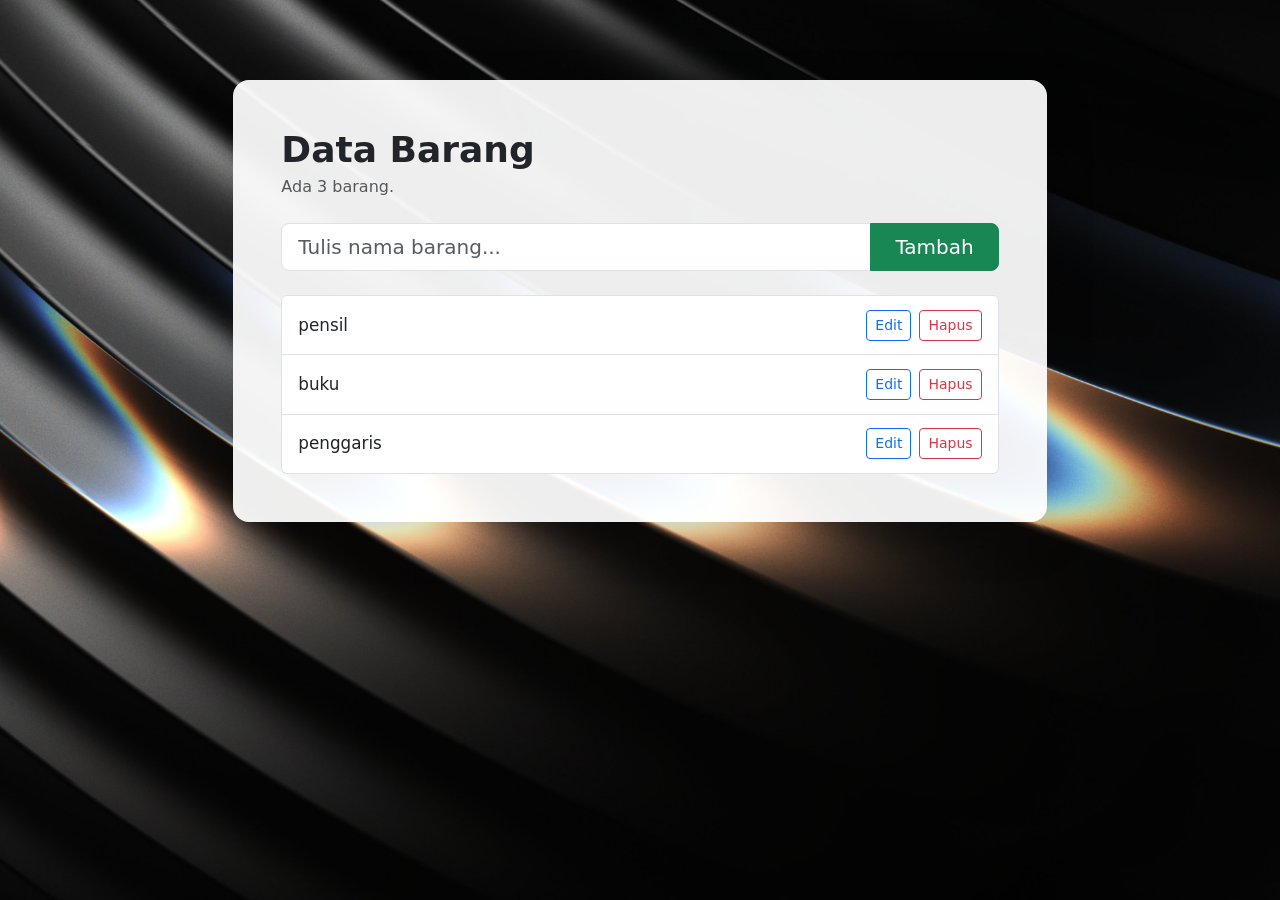
<file: apps-dom/index.html>
<!DOCTYPE html>
<html lang="id">
<head>
  <meta charset="UTF-8">
  <meta name="viewport" content="width=device-width, initial-scale=1">
  <title>Daftar Barang</title>

  <!-- Bootstrap CSS -->
  <link href="https://cdn.jsdelivr.net/npm/bootstrap@5.3.3/dist/css/bootstrap.min.css" rel="stylesheet">
  <!-- CSS -->
  <link rel="stylesheet" href="css/style.css">
</head>
<body>

  <div class="container-fluid px-3 px-md-4 py-4 py-md-5">
    <div class="row justify-content-center">
      <!-- Kolom utama -->
      <div class="col-12 col-md-10 col-lg-9 col-xl-8">

        <div class="card shadow-lg todo-card">
          <div class="card-body p-3 p-md-4 p-lg-5">
            <h1 class="fw-bold mb-1">Data Barang</h1>
            <p class="text-muted mb-4" id="ringkasan">Belum ada barang.</p>

            <!-- Form tambah barang -->
            <form id="form-tambah" class="input-group input-group-lg mb-4">
              <input type="text" id="input-barang" class="form-control"
                     placeholder="Tulis nama barang..." autocomplete="off" required>
              <button class="btn btn-success px-4" type="submit">Tambah</button>
            </form>

            <!-- Daftar barang -->
            <ul id="daftar-barang" class="list-group"></ul>

            <p id="kosong" class="text-center text-muted mt-3 mb-0">
              Daftar masih kosong. Tambahkan barang pertamamu.
            </p>
          </div>
        </div>

      </div>
    </div>
  </div>

  <!-- JavaScript -->
  <script src="js/script.js"></script>
</body>
</html>
</file>
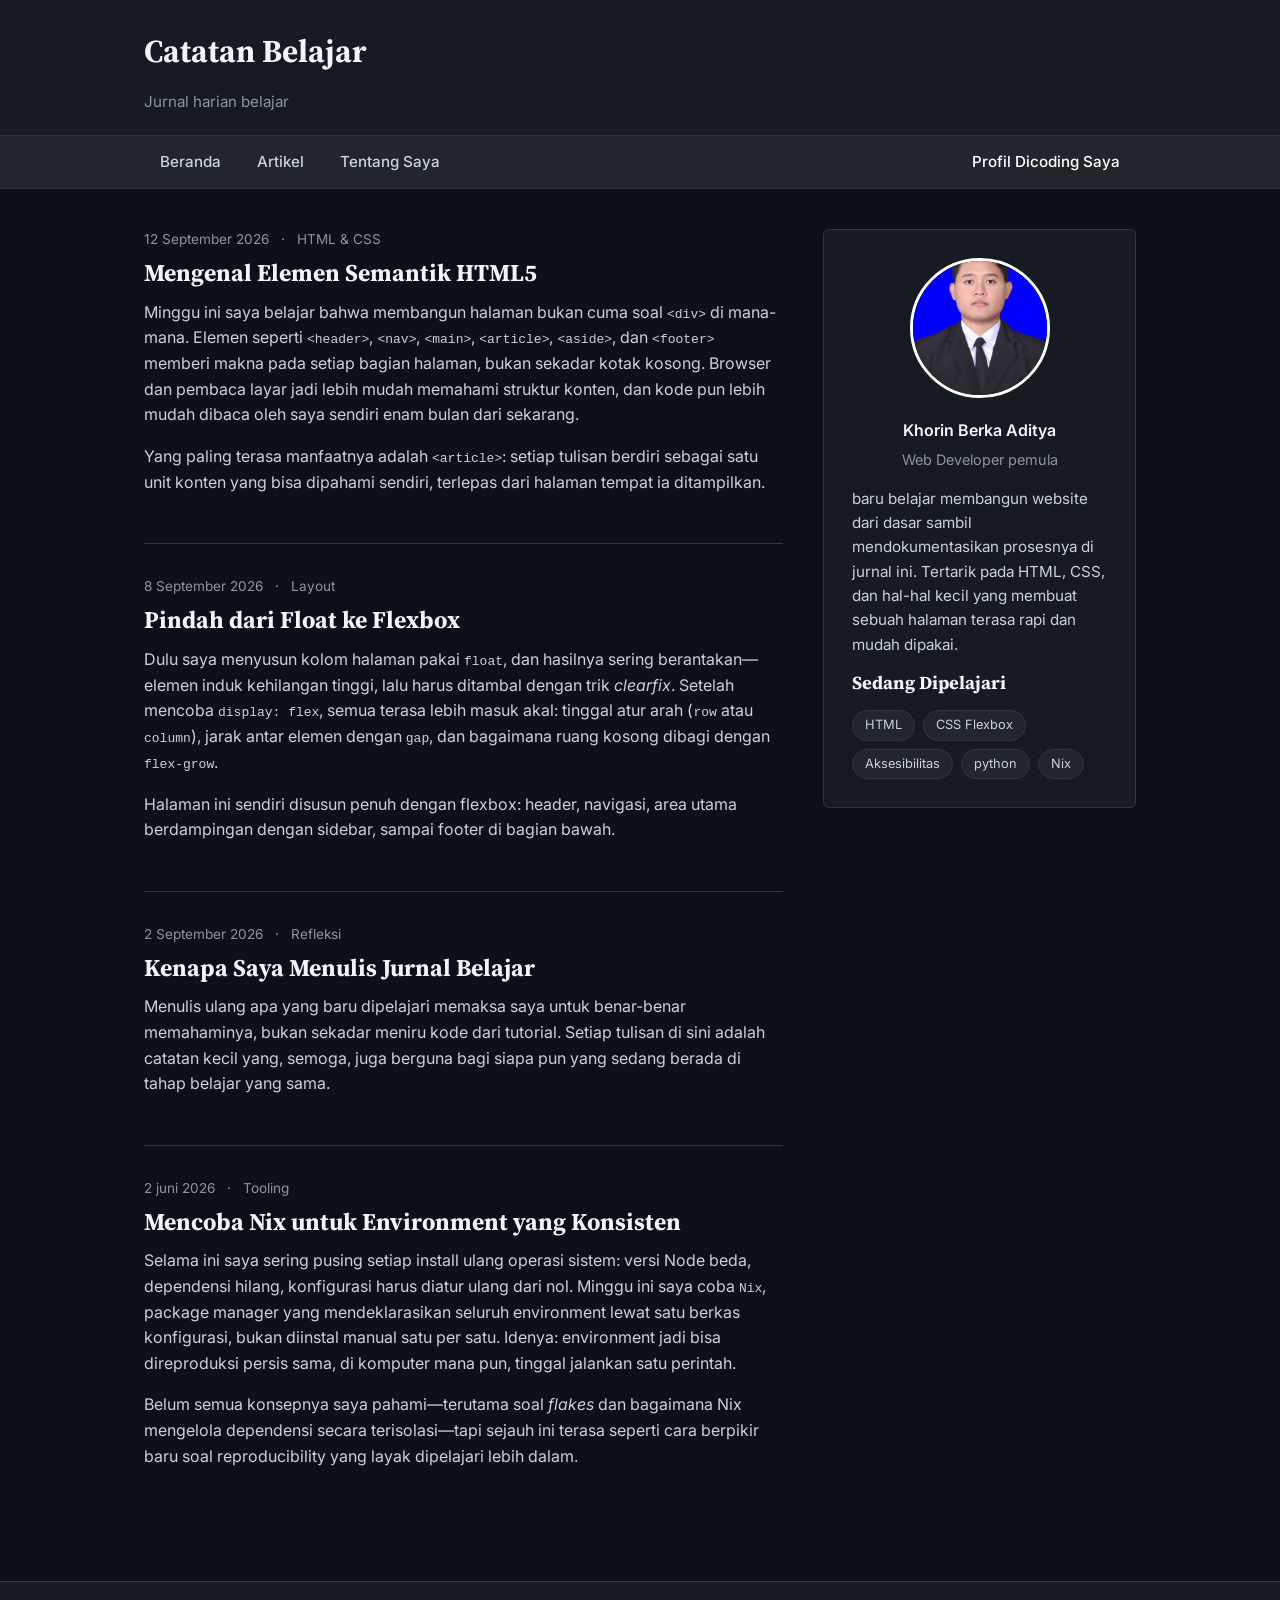
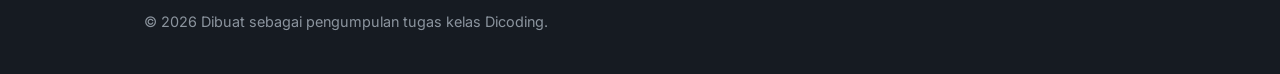
<file: tugas2/index.html>
<!DOCTYPE html>
<html lang="id">
<head>
  <meta charset="UTF-8">
  <meta name="viewport" content="width=device-width, initial-scale=1.0">
  <title>Catatan Belajar &mdash; Jurnal Membuat Website</title>
  <link rel="stylesheet" href="styles/style.css">
</head>
<body>

  <header>
    <div class="header-inner">
      <h1 class="site-title">Catatan Belajar</h1>
      <p class="site-tagline">Jurnal harian belajar</p>
    </div>

    <nav>
      <div class="wrap">
        <a href="#beranda">Beranda</a>
        <a href="#artikel">Artikel</a>
        <a href="#tentang">Tentang Saya</a>
        <a class="profil-link" href="https://www.dicoding.com/users/adit_berka68b3/academies" target="_blank" rel="noopener">
          Profil Dicoding Saya
        </a>
      </div>
    </nav>
  </header>

  <main class="page" id="beranda">

    <div id="content">

      <article>
        <div class="meta">
          <span>12 September 2026</span>
          <span>&middot;</span>
          <span>HTML &amp; CSS</span>
        </div>
        <h2><a href="#">Mengenal Elemen Semantik HTML5</a></h2>
        <p>
          Minggu ini saya belajar bahwa membangun halaman bukan cuma soal
          <code>&lt;div&gt;</code> di mana-mana. Elemen seperti
          <code>&lt;header&gt;</code>, <code>&lt;nav&gt;</code>,
          <code>&lt;main&gt;</code>, <code>&lt;article&gt;</code>,
          <code>&lt;aside&gt;</code>, dan <code>&lt;footer&gt;</code> memberi
          makna pada setiap bagian halaman, bukan sekadar kotak kosong.
          Browser dan pembaca layar jadi lebih mudah memahami struktur
          konten, dan kode pun lebih mudah dibaca oleh saya sendiri enam
          bulan dari sekarang.
        </p>
        <p>
          Yang paling terasa manfaatnya adalah <code>&lt;article&gt;</code>:
          setiap tulisan berdiri sebagai satu unit konten yang bisa dipahami
          sendiri, terlepas dari halaman tempat ia ditampilkan.
        </p>
      </article>

      <article>
        <div class="meta">
          <span>8 September 2026</span>
          <span>&middot;</span>
          <span>Layout</span>
        </div>
        <h2><a href="#">Pindah dari Float ke Flexbox</a></h2>
        <p>
          Dulu saya menyusun kolom halaman pakai <code>float</code>, dan
          hasilnya sering berantakan&mdash;elemen induk kehilangan tinggi,
          lalu harus ditambal dengan trik <em>clearfix</em>. Setelah mencoba
          <code>display: flex</code>, semua terasa lebih masuk akal:
          tinggal atur arah (<code>row</code> atau <code>column</code>),
          jarak antar elemen dengan <code>gap</code>, dan bagaimana ruang
          kosong dibagi dengan <code>flex-grow</code>.
        </p>
        <p>
          Halaman ini sendiri disusun penuh dengan flexbox: header, navigasi,
          area utama berdampingan dengan sidebar, sampai footer di bagian
          bawah.
        </p>
      </article>

      <article>
        <div class="meta">
          <span>2 September 2026</span>
          <span>&middot;</span>
          <span>Refleksi</span>
        </div>
        <h2><a href="#">Kenapa Saya Menulis Jurnal Belajar</a></h2>
        <p>
          Menulis ulang apa yang baru dipelajari memaksa saya untuk benar-benar
          memahaminya, bukan sekadar meniru kode dari tutorial. Setiap
          tulisan di sini adalah catatan kecil yang, semoga, juga berguna
          bagi siapa pun yang sedang berada di tahap belajar yang sama.
        </p>
      </article>

      <article>
        <div class="meta">
          <span>2 juni 2026</span>
          <span>&middot;</span>
          <span>Tooling</span>
        </div>
        <h2><a href="#">Mencoba Nix untuk Environment yang Konsisten</a></h2>
        <p>
          Selama ini saya sering pusing setiap install ulang operasi sistem: versi Node
          beda, dependensi hilang, konfigurasi harus diatur ulang dari nol.
          Minggu ini saya coba <code>Nix</code>, package manager yang
          mendeklarasikan seluruh environment lewat satu berkas konfigurasi,
          bukan diinstal manual satu per satu. Idenya: environment jadi bisa
          direproduksi persis sama, di komputer mana pun, tinggal jalankan
          satu perintah.
        </p>
        <p>
          Belum semua konsepnya saya pahami—terutama soal <em>flakes</em>
          dan bagaimana Nix mengelola dependensi secara terisolasi—tapi
          sejauh ini terasa seperti cara berpikir baru soal reproducibility
          yang layak dipelajari lebih dalam.
        </p>
      </article>

    </div>

    <aside id="tentang">
      <div class="profile-photo">
        <img src="images/profile.jpg" alt="Ilustrasi foto profil penulis jurnal">
      </div>
      <p class="name">Khorin Berka Aditya</p>
      <p class="role">Web Developer pemula</p>
      <p class="bio">
        baru belajar membangun website dari dasar sambil mendokumentasikan
        prosesnya di jurnal ini. Tertarik pada HTML, CSS, dan hal-hal kecil
        yang membuat sebuah halaman terasa rapi dan mudah dipakai.
      </p>
      <h2>Sedang Dipelajari</h2>
      <ul class="skills">
        <li>HTML</li>
        <li>CSS Flexbox</li>
        <li>Aksesibilitas</li>
        <li>python</li>
        <li>Nix</li>
      </ul>
    </aside>

  </main>

  <footer>
    <div class="footer-inner">
      <p>&copy; 2026 Dibuat sebagai pengumpulan tugas  kelas Dicoding.</p>
    </div>
  </footer>

</body>
</html>
</file>
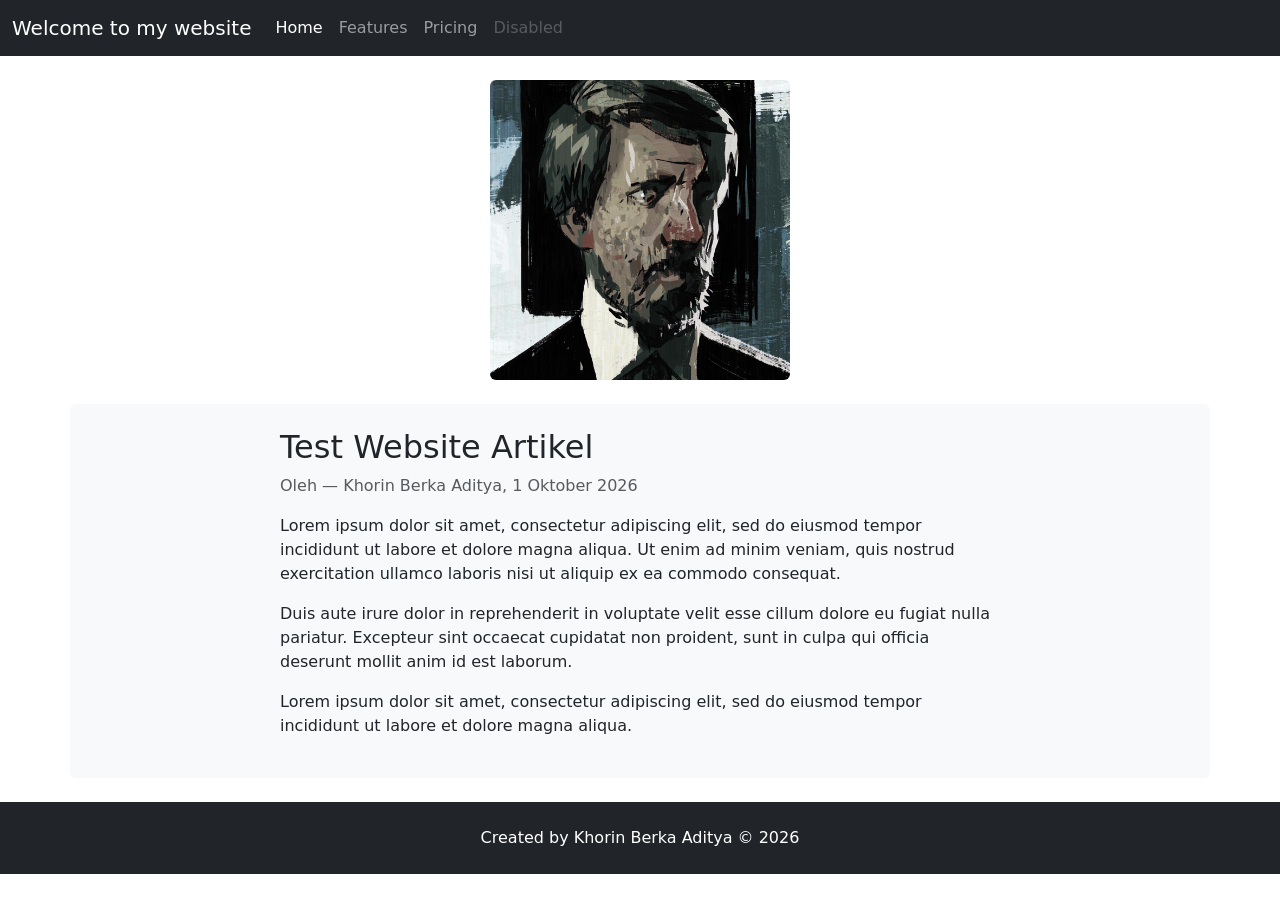
<file: web-bootstrap/index.html>
<!doctype html>
<html lang="en">

<head>
    <meta charset="utf-8">
    <meta name="viewport" content="width=device-width, initial-scale=1">

    <title>My Website</title>

    <!-- Bootstrap CSS -->
    <link href="https://cdn.jsdelivr.net/npm/bootstrap@5.3.8/dist/css/bootstrap.min.css"
        rel="stylesheet"
        integrity="sha384-sRIl4kxILFvY47J16cr9ZwB07vP4J8+LH7qKQnuqkuIAvNWLzeN8tE5YBujZqJLB"
        crossorigin="anonymous">

    <style>
        /* Membatasi ukuran foto agar tidak memenuhi halaman */
        .profile-img {
            width: 300px;
            height: 300px;
            object-fit: cover;
        }
    </style>
</head>

<body>

    <!-- Navbar -->
    <nav class="navbar navbar-expand-lg bg-dark navbar-dark">
        <div class="container-fluid">

            <a class="navbar-brand" href="#">
                Welcome to my website
            </a>

            <button class="navbar-toggler"
                type="button"
                data-bs-toggle="collapse"
                data-bs-target="#navbarNav"
                aria-controls="navbarNav"
                aria-expanded="false"
                aria-label="Toggle navigation">

                <span class="navbar-toggler-icon"></span>
            </button>

            <div class="collapse navbar-collapse" id="navbarNav">

                <ul class="navbar-nav">

                    <li class="nav-item">
                        <a class="nav-link active" aria-current="page" href="#">
                            Home
                        </a>
                    </li>

                    <li class="nav-item">
                        <a class="nav-link" href="#">
                            Features
                        </a>
                    </li>

                    <li class="nav-item">
                        <a class="nav-link" href="#">
                            Pricing
                        </a>
                    </li>

                    <li class="nav-item">
                        <a class="nav-link disabled" aria-disabled="true">
                            Disabled
                        </a>
                    </li>

                </ul>

            </div>
        </div>
    </nav>


    <!-- Hero Image -->
    <div class="container text-center my-4">

        <img src="img/Profile.jpg"
            class="profile-img img-fluid rounded"
            alt="Profile">

    </div>


    <!-- Artikel -->
    <div class="container rounded bg-light p-4 my-4">

        <div class="row">

            <div class="col-md-8 mx-auto">

                <h2>
                    Test Website Artikel
                </h2>

                <p class="text-muted">
                    Oleh — Khorin Berka Aditya, 1 Oktober 2026
                </p>

                <p>
                    Lorem ipsum dolor sit amet, consectetur adipiscing elit,
                    sed do eiusmod tempor incididunt ut labore et dolore magna aliqua.
                    Ut enim ad minim veniam, quis nostrud exercitation ullamco laboris
                    nisi ut aliquip ex ea commodo consequat.
                </p>

                <p>
                    Duis aute irure dolor in reprehenderit in voluptate velit esse
                    cillum dolore eu fugiat nulla pariatur.
                    Excepteur sint occaecat cupidatat non proident,
                    sunt in culpa qui officia deserunt mollit anim id est laborum.
                </p>

                <p>
                    Lorem ipsum dolor sit amet, consectetur adipiscing elit,
                    sed do eiusmod tempor incididunt ut labore et dolore magna aliqua.
                </p>

            </div>

        </div>

    </div>


    <!-- Footer -->
    <footer class="bg-dark text-white text-center py-4 mt-3">

        Created by Khorin Berka Aditya &copy; 2026

    </footer>


    <!-- Bootstrap JavaScript -->
    <script src="https://cdn.jsdelivr.net/npm/bootstrap@5.3.8/dist/js/bootstrap.bundle.min.js"
        integrity="sha384-FKyoEForCGlyvwxH9j09JcYn3nv7wiPVlz7YYwJrWVcXK/BmnVDxM+D2scQbITxI"
        crossorigin="anonymous">
    </script>

</body>

</html>
</file>
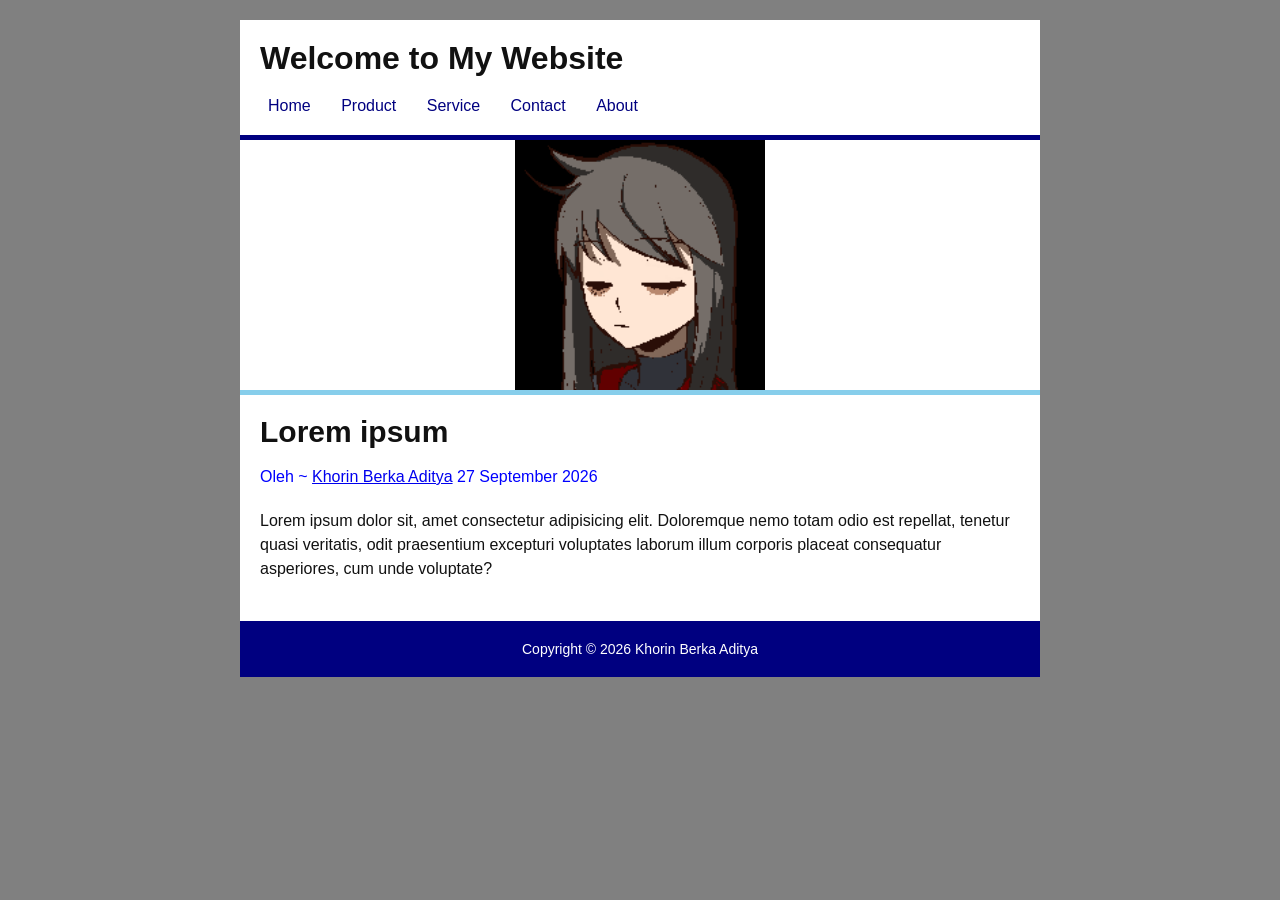
<file: web-css/index.html>
<!DOCTYPE html>
<html lang="en">
<head>
    <meta charset="UTF-8">
    <meta name="viewport" content="width=device-width, initial-scale=1.0">
    <title>Web Profile</title>
    <link rel="stylesheet" href="css/style.css">
</head>
<body>
    <!-- membuat container -->
     <div class="container">
        <div class="header">
            <h1 class="judul">Welcome to My Website</h1>
        </div>
        <ul class="nav">
            <li><a href="#">Home</a></li>
            <li><a href="#">Product</a></li>
            <li><a href="#">Service</a></li>
            <li><a href="#">Contact</a></li>
            <li><a href="#">About</a></li>
        </ul>
     </div>
     <!-- Header -->

     <!-- banner -->
     <div class="banner">
        <img src="img/test.gif" alt="Image Banner">
     </div>
     <!-- banner -->

     <!-- isi -->
     <div class="isi">
        <h2>Lorem ipsum</h2>
        <p class="penulis">Oleh ~ <a href="#">Khorin Berka Aditya</a> 27 September 2026</p>
        <p>Lorem ipsum dolor sit, amet consectetur adipisicing elit. Doloremque nemo totam odio est repellat, tenetur quasi veritatis, odit praesentium excepturi voluptates laborum illum corporis placeat consequatur asperiores, cum unde voluptate?</p>
    </div>
     <!-- isi -->
    <!-- footer -->
    <div class="footer">
        <p class="copyright">Copyright &copy; 2026 Khorin Berka Aditya</p>
    </div>
    <!-- footer -->
</body>
</html>
</file>
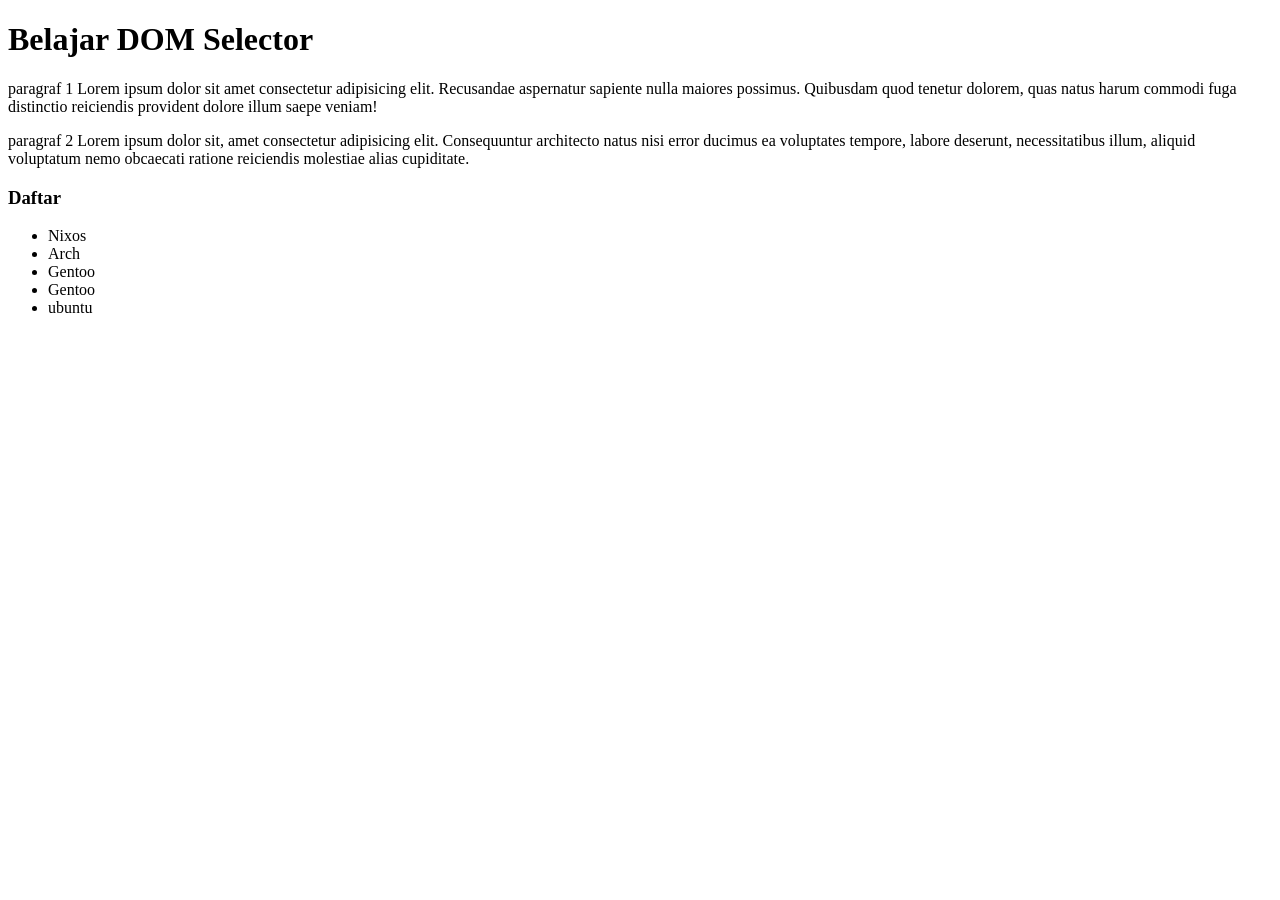
<file: DOM/tugas-dom-1.html>
<!DOCTYPE html>
<html lang="en">
<head>
    <meta charset="UTF-8">
    <meta name="viewport" content="width=device-width, initial-scale=1.0">
    <title>Belajar DOM Selector</title>
</head>
<body>
    <h1 id="judul">Belajar DOM Selector</h1>
 
    <p>paragraf 1 Lorem ipsum dolor sit amet consectetur adipisicing elit. Recusandae aspernatur sapiente nulla maiores possimus. Quibusdam quod tenetur dolorem, quas natus harum commodi fuga distinctio reiciendis provident dolore illum saepe veniam!</p>
 
    <p>paragraf 2 Lorem ipsum dolor sit, amet consectetur adipisicing elit. Consequuntur architecto natus nisi error ducimus ea voluptates tempore, labore deserunt, necessitatibus illum, aliquid voluptatum nemo obcaecati ratione reiciendis molestiae alias cupiditate.</p>
 
    <h3 class="daftar">Daftar</h3>
    <ul>
        <li>Nixos</li>
        <li>Arch</li>
        <li>Gentoo</li>
        <li>Gentoo</li>
        <li>ubuntu</li>
    </ul>

      <script>
        // dom untuk mengambil h1 judul
            let judul=document.getElementById('judul');
            console.log(judul);

        // dom untuk mengambil paragraf
            let p=document.getElementsByTagName('p');
            console.log(p);
        
        //  dom untuk mengambil h3 daftar  
            let daftar=document.getElementsByClassName('daftar');
            console.log(daftar);
        
       // menggunakan regex
            let title=document.querySelector('#judul');
            console.log(title);
        
        // dom untuk mengambil list
            let list=document.querySelectorAll('li');
            console.log(list);
        
      </script>
  
</body>
</html>
</file>
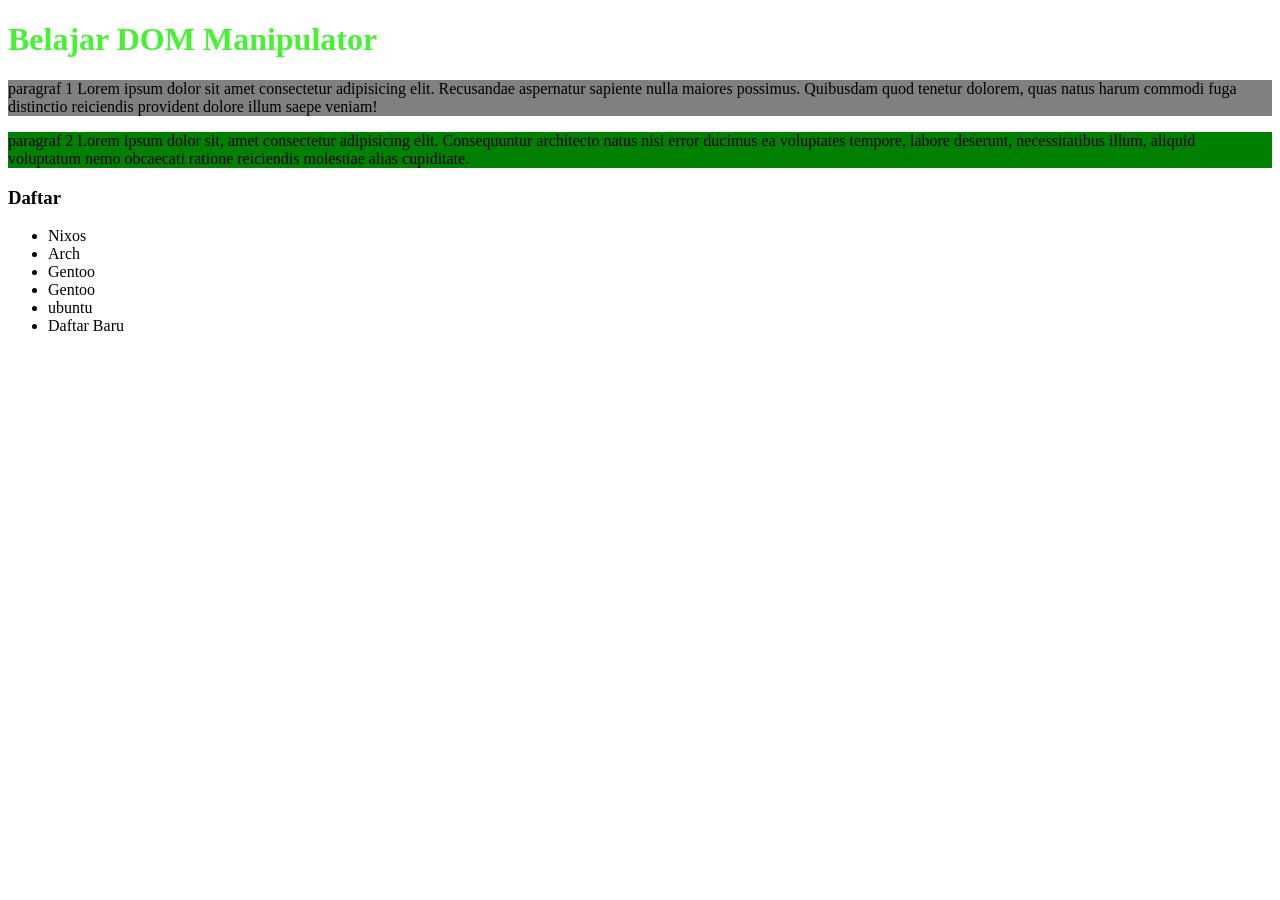
<file: DOM/tugas-dom-2.html>
<!DOCTYPE html>
<html lang="en">
<head>
    <meta charset="UTF-8">
    <meta name="viewport" content="width=device-width, initial-scale=1.0">
    <title>Belajar DOM</title>
</head>
<body>
    <h1 id="judul">Belajar DOM Manipulator</h1>
 
    <p>paragraf 1 Lorem ipsum dolor sit amet consectetur adipisicing elit. Recusandae aspernatur sapiente nulla maiores possimus. Quibusdam quod tenetur dolorem, quas natus harum commodi fuga distinctio reiciendis provident dolore illum saepe veniam!</p>
 
    <p>paragraf 2 Lorem ipsum dolor sit, amet consectetur adipisicing elit. Consequuntur architecto natus nisi error ducimus ea voluptates tempore, labore deserunt, necessitatibus illum, aliquid voluptatum nemo obcaecati ratione reiciendis molestiae alias cupiditate.</p>
 
    <h3 class="daftar">Daftar</h3>
    <ul>
        <li>Nixos</li>
        <li>Arch</li>
        <li>Gentoo</li>
        <li>Gentoo</li>
        <li>ubuntu</li>
    </ul>

    <script>
    
        let judul=document.getElementById('judul');
        //merubah warna tulisan
        judul.style.color="#46f233";

        let p=document.getElementsByTagName('p');
        // untuk paragraf pertama
        p[0].style.backgroundColor="grey";
        // untuk paragraf kedua
        p[1].style.backgroundColor="green";

        let list=document.querySelector("ul");
        //menambah list baru
        list.innerHTML+="<li>Daftar Baru</li>"; 
    
    </script>

</body>
</html>
</file>
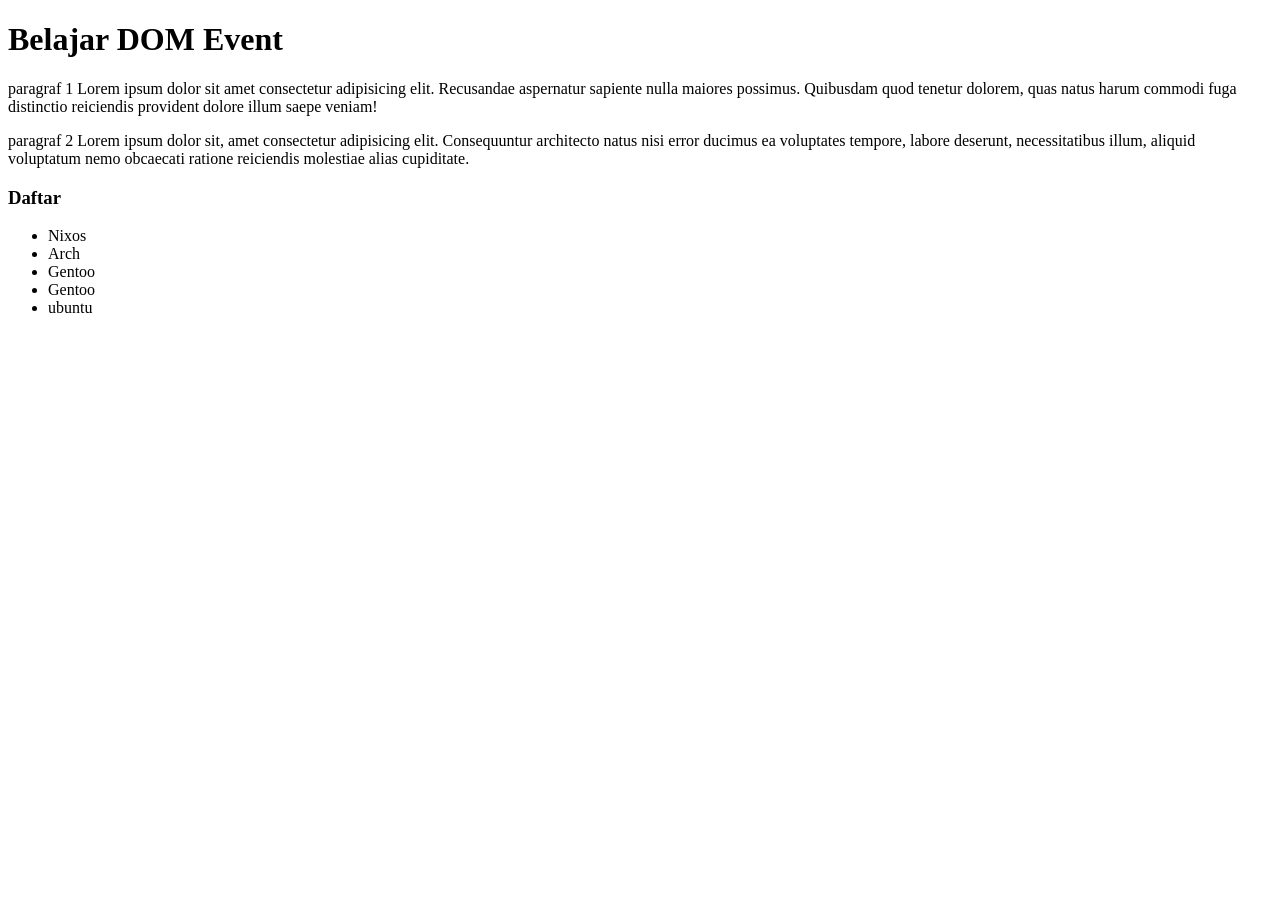
<file: DOM/tugas-dom-3.html>
<!DOCTYPE html>
<html lang="en">
<head>
    <meta charset="UTF-8">
    <meta name="viewport" content="width=device-width, initial-scale=1.0">
    <title>Belajar DOM</title>
</head>
<body>
    	
    <h1 id="judul" onclick="ubahWarna()">Belajar DOM Event</h1>

    <p>paragraf 1 Lorem ipsum dolor sit amet consectetur adipisicing elit. Recusandae aspernatur sapiente nulla maiores possimus. Quibusdam quod tenetur dolorem, quas natus harum commodi fuga distinctio reiciendis provident dolore illum saepe veniam!</p>
 
    <p>paragraf 2 Lorem ipsum dolor sit, amet consectetur adipisicing elit. Consequuntur architecto natus nisi error ducimus ea voluptates tempore, labore deserunt, necessitatibus illum, aliquid voluptatum nemo obcaecati ratione reiciendis molestiae alias cupiditate.</p>
 
    <h3 class="daftar">Daftar</h3>
    <ul>
        <li>Nixos</li>
        <li>Arch</li>
        <li>Gentoo</li>
        <li>Gentoo</li>
        <li>ubuntu</li>
    </ul>


  <script>
        //belajar DOM Event
        let p=document.getElementsByTagName('p');
        function ubahWarna() {            
            p[0].style.backgroundColor="yellow";
            p[1].style.backgroundColor="yellow";
        }
 
        //ubah warna paragraf 1 kembali ke putih
        p[0].addEventListener("click", function(){
            this.style.backgroundColor="white";
        });

       p[1].addEventListener("click", function(){
            this.style.backgroundColor="green";
        });
 
        //menambahkan negara baru di list
        let daftar=document.querySelector("h3");
 
        daftar.addEventListener("click", function() {
            let list=document.querySelector("ul");
            list.innerHTML+="<li>Negara Baru</li>";
        });
 </script>
  
</body>
</html>
</file>
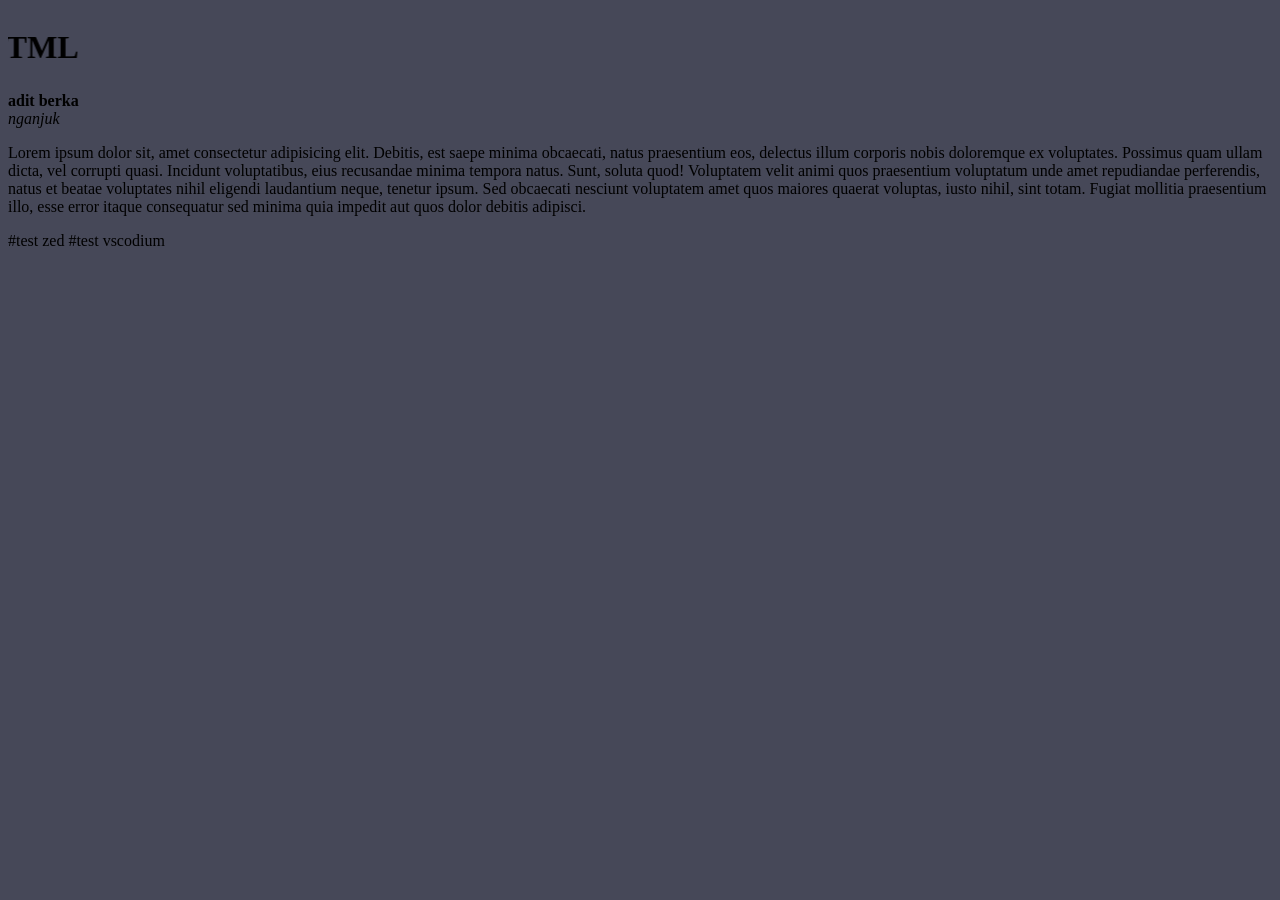
<file: tugas1/tugas1.html>
<!DOCTYPE html>
<html lang="en">
<head>
    <meta charset="UTF-8">
    <meta name="viewport" content="width=device-width, initial-scale=1.0">
    <title>Tugas 1 HTML</title>
</head>

<body bgcolor="#464858">
    <marquee behavior="" direction="right">
    <h1>Ini adalah pemrograman HTML</h1>
    </marquee>

    <b>adit berka</b> <br>
    <i>nganjuk</i> <br>

    <font colour="red" size="28" Asal Tulungagung></font>

    <p>Lorem ipsum dolor sit, amet consectetur adipisicing elit. Debitis, est saepe minima obcaecati, natus praesentium eos, delectus illum corporis nobis doloremque ex voluptates. Possimus quam ullam dicta, vel corrupti quasi.
    Incidunt voluptatibus, eius recusandae minima tempora natus. Sunt, soluta quod! Voluptatem velit animi quos praesentium voluptatum unde amet repudiandae perferendis, natus et beatae voluptates nihil eligendi laudantium neque, tenetur ipsum.
    Sed obcaecati nesciunt voluptatem amet quos maiores quaerat voluptas, iusto nihil, sint totam. Fugiat mollitia praesentium illo, esse error itaque consequatur sed minima quia impedit aut quos dolor debitis adipisci.
    </p>
</body>
</html>
#test zed
#test vscodium
</file>
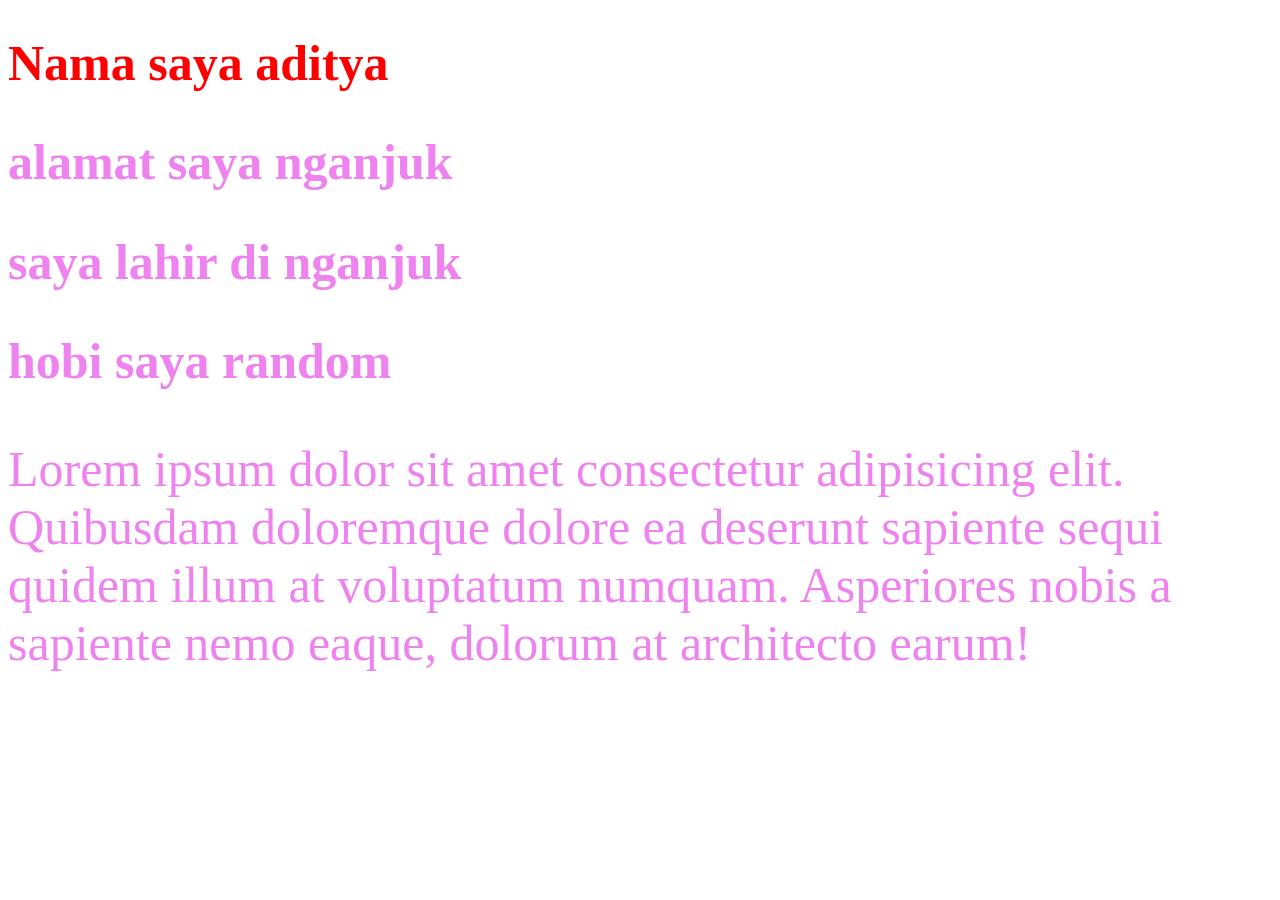
<file: tugas3/tugas-css1.html>
<!DOCTYPE html>
<html lang="en">
<head>
    <meta charset="UTF-8">
    <meta name="viewport" content="width=device-width, initial-scale=1.0">
    <title>Document</title>
    <style>
        h2 {
            color: violet;
            font-size: 50px;
        }
        .judul {
            color: violet;
            font-size: 50px;
        }
    </style>
</head>
<body>
    <h1 class="judul"> <font color="Red"> Nama saya aditya</font></h1>
    <h2>alamat saya nganjuk</h2>
    <h2>saya lahir di nganjuk</h2>
    <h2>hobi saya random</h2>
    <p class="judul">Lorem ipsum dolor sit amet consectetur adipisicing elit. Quibusdam doloremque dolore ea deserunt sapiente sequi quidem illum at voluptatum numquam. Asperiores nobis a sapiente nemo eaque, dolorum at architecto earum!</p>
</body>
</html>
</file>
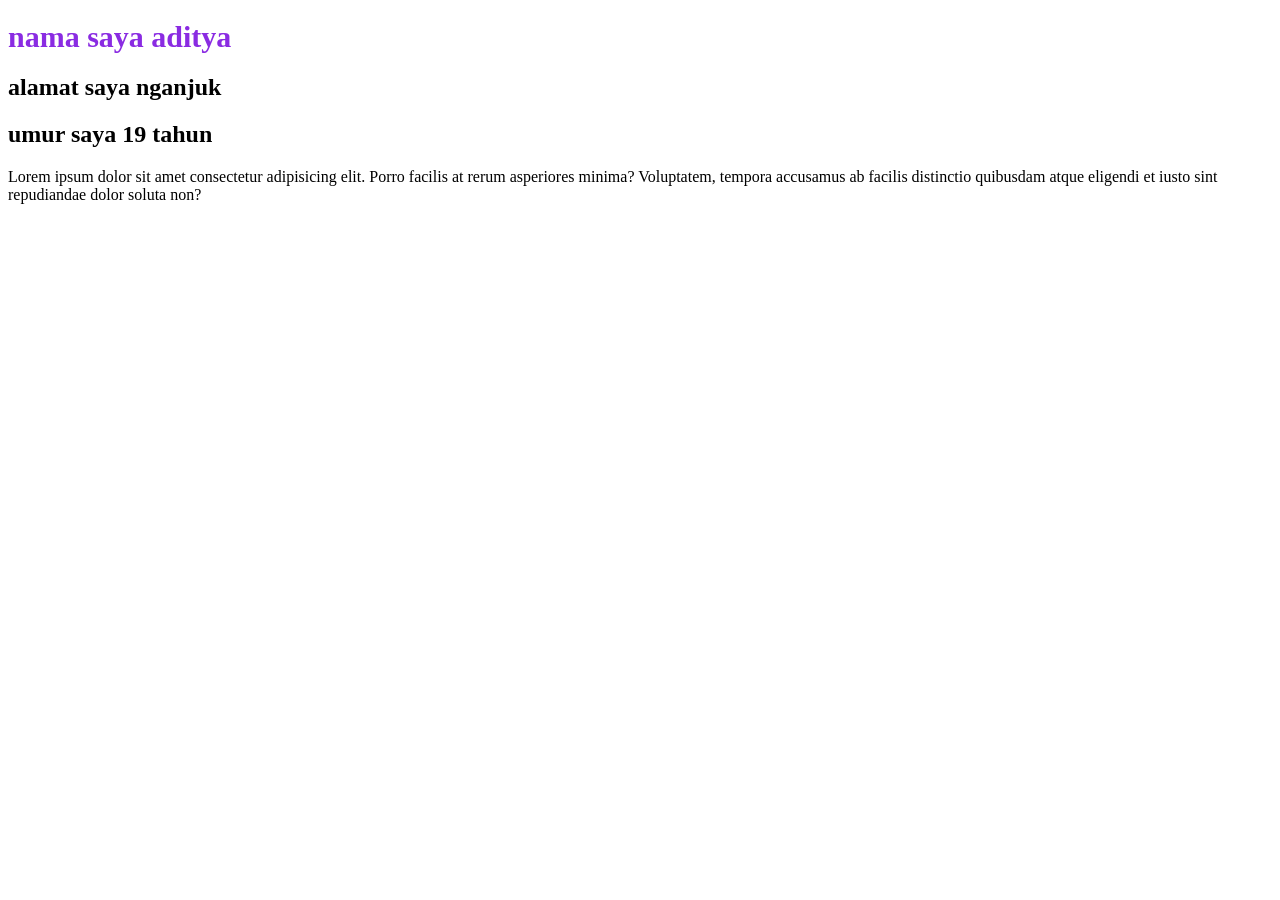
<file: tugas4/tugas-css2.html>
<!DOCTYPE html>
<html lang="en">
<head>
    <meta charset="UTF-8">
    <meta name="viewport" content="width=device-width, initial-scale=1.0">
    <title>Document</title>
    <link rel="stylesheet" href="css/style.css">
</head>
<body>
    <h1>nama saya aditya</h1>
    <h2>alamat saya nganjuk</h2>
    <h2>umur saya 19 tahun </h2>
    <p> Lorem ipsum dolor sit amet consectetur adipisicing elit. Porro facilis at rerum asperiores minima? Voluptatem, tempora accusamus ab facilis distinctio quibusdam atque eligendi et iusto sint repudiandae dolor soluta non?</p>
</body>
</html>
</file>
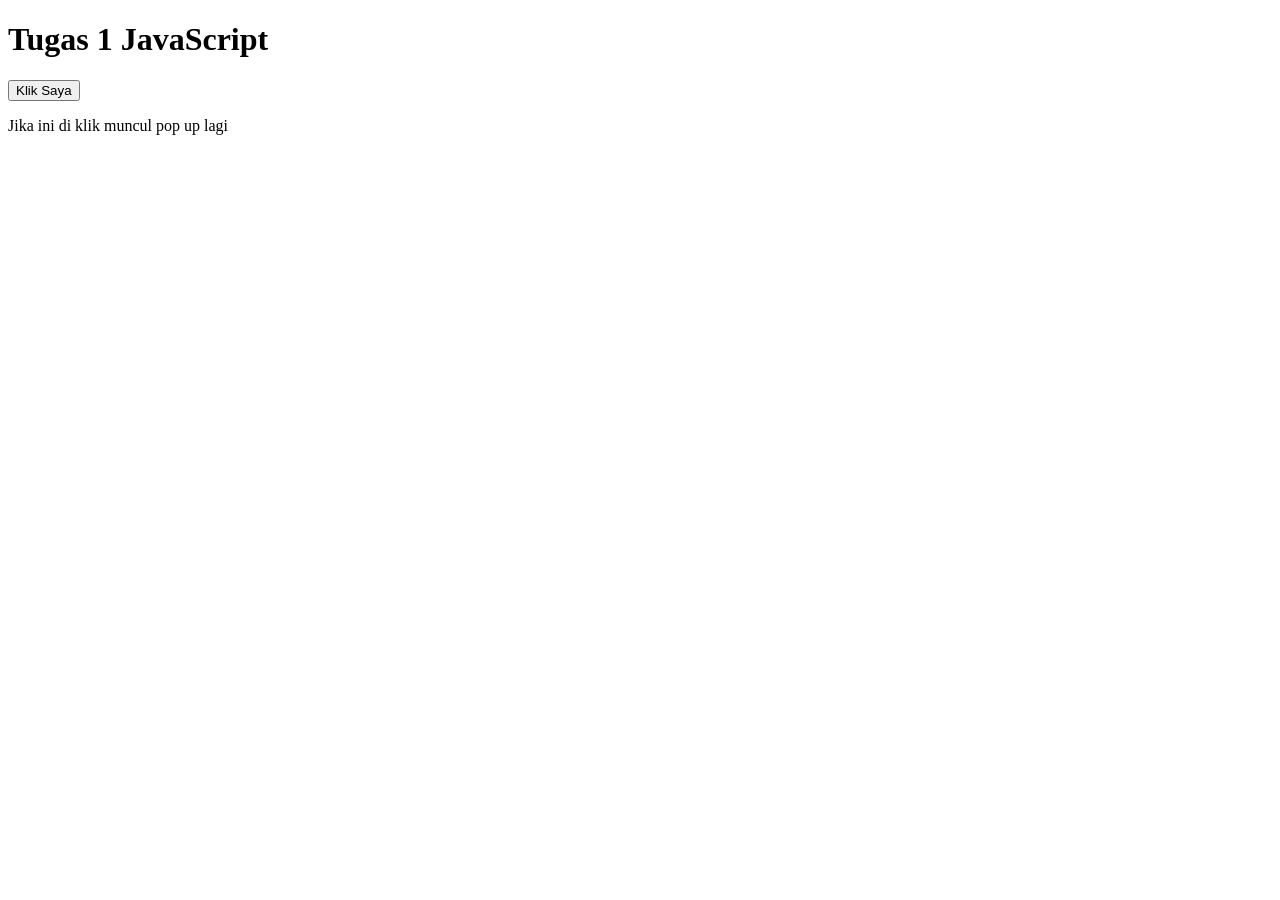
<file: web-js/tugas-1-js.html>
<!DOCTYPE html>
<html lang="en">
<head>
  <meta charset="UTF-8">
  <meta name="viewport" content="width=device-width, initial-scale=1.0">
  <title>Tugas 1 JavaScript</title>
</head>
<body>
  <h1>Tugas 1 JavaScript</h1>


 <!-- inline javascript -->
  <button onclick="alert('saya telah ditekan');">Klik Saya</button>

  <p onclick="alert('paragraf di klik');">Jika ini di klik muncul pop up lagi</p>

<!-- internal javascript -->
  <script type='text/javascript'>
    alert('Halo nama saya javascript');
  </script>

  <!-- eksternal javascript -->
  <script type="text/javascript" src="js/my.js"></script>
  
</body>
</html>
</file>
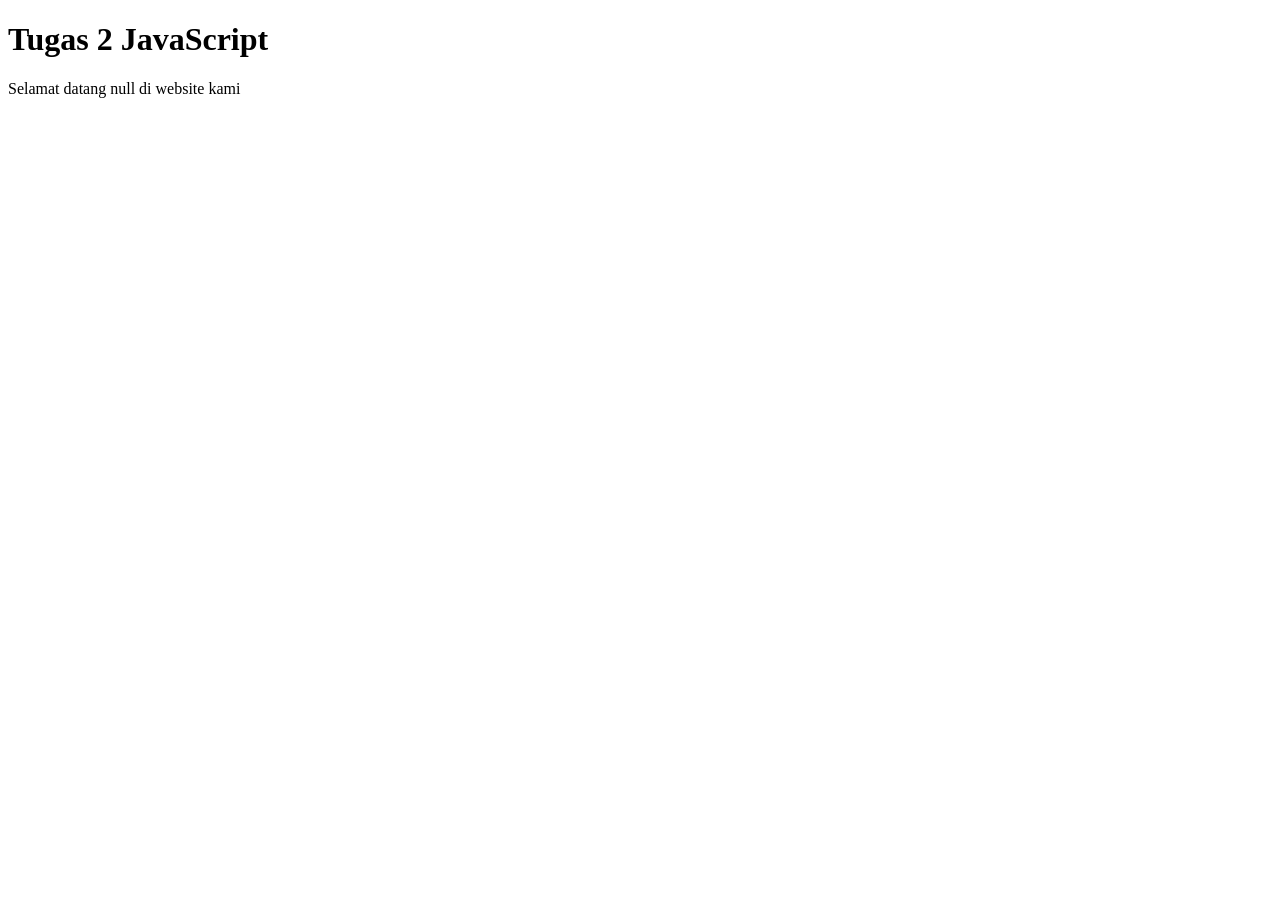
<file: web-js/tugas-2-js.html>
<!DOCTYPE html>
<html lang="en">
<head>
  <meta charset="UTF-8">
  <meta name="viewport" content="width=device-width, initial-scale=1.0">
  <title>Tugas 2 JavaScript</title>
</head>
<body>
  <h1>Tugas 2 JavaScript</h1>

  <script type="text/javascript">
    let nama = prompt('Masukan nama anda? ');
    // menampilkan nama ke html
    document.write('Selamat datang ' + nama + " di website kami");
  </script>

</body>
</html>
</file>
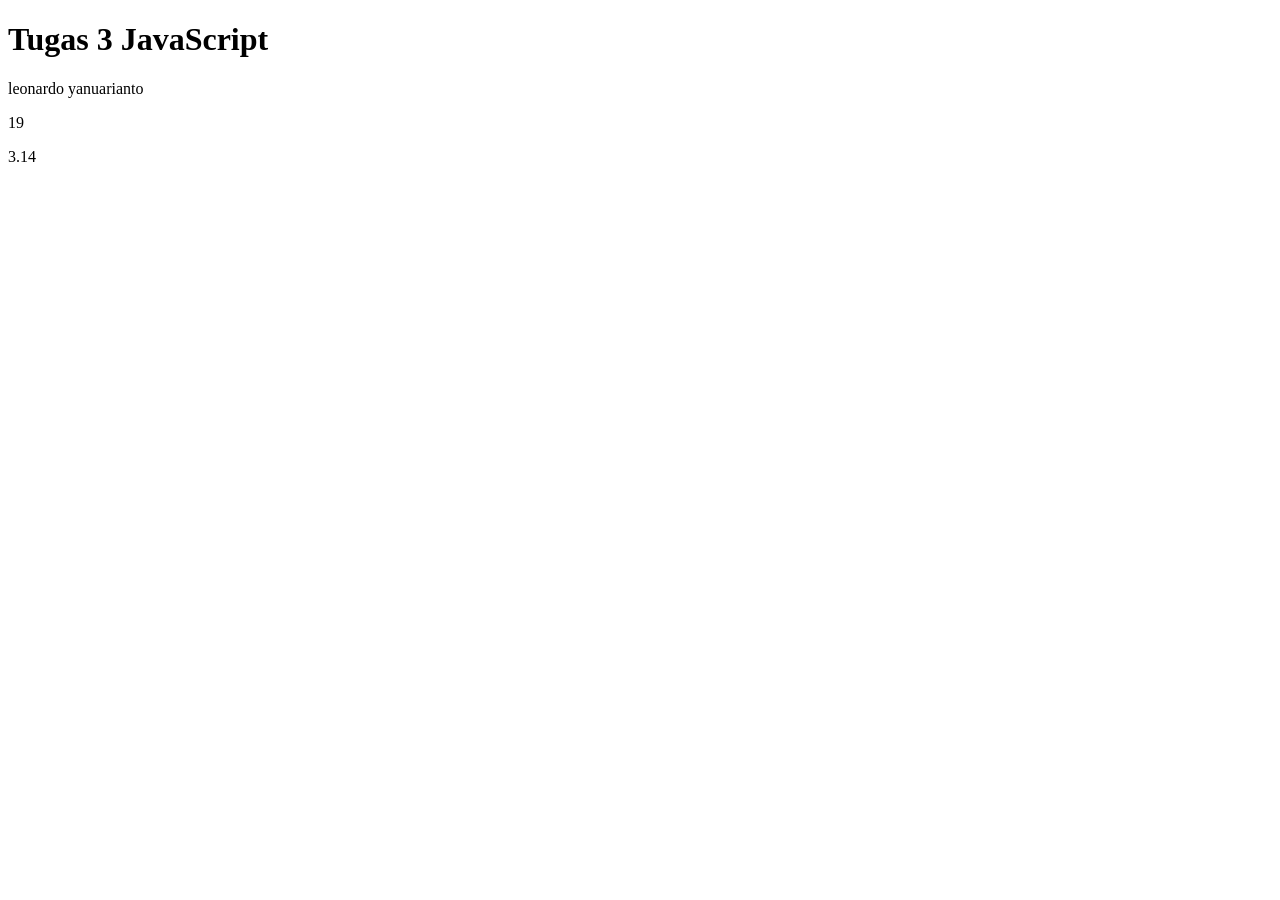
<file: web-js/tugas-3-js.html>
<!DOCTYPE html>
<html lang="en">
<head>
  <meta charset="UTF-8">
  <meta name="viewport" content="width=device-width, initial-scale=1.0">
  <title>Tugas 3 JavaScript</title>
</head>
<body>
  <h1>Tugas 3 JavaScript</h1>

  <script type="text/javascript">
    
    let nama = "leonardo yanuarianto";
    let umur = 19;
    const phi = 3.14;

    document.write("<p>" + nama + "</p>");
    document.write("<p>" + umur + "</p>");
    document.write("<p>" + phi + "</p>");

  </script>
</body>
</html>
</file>
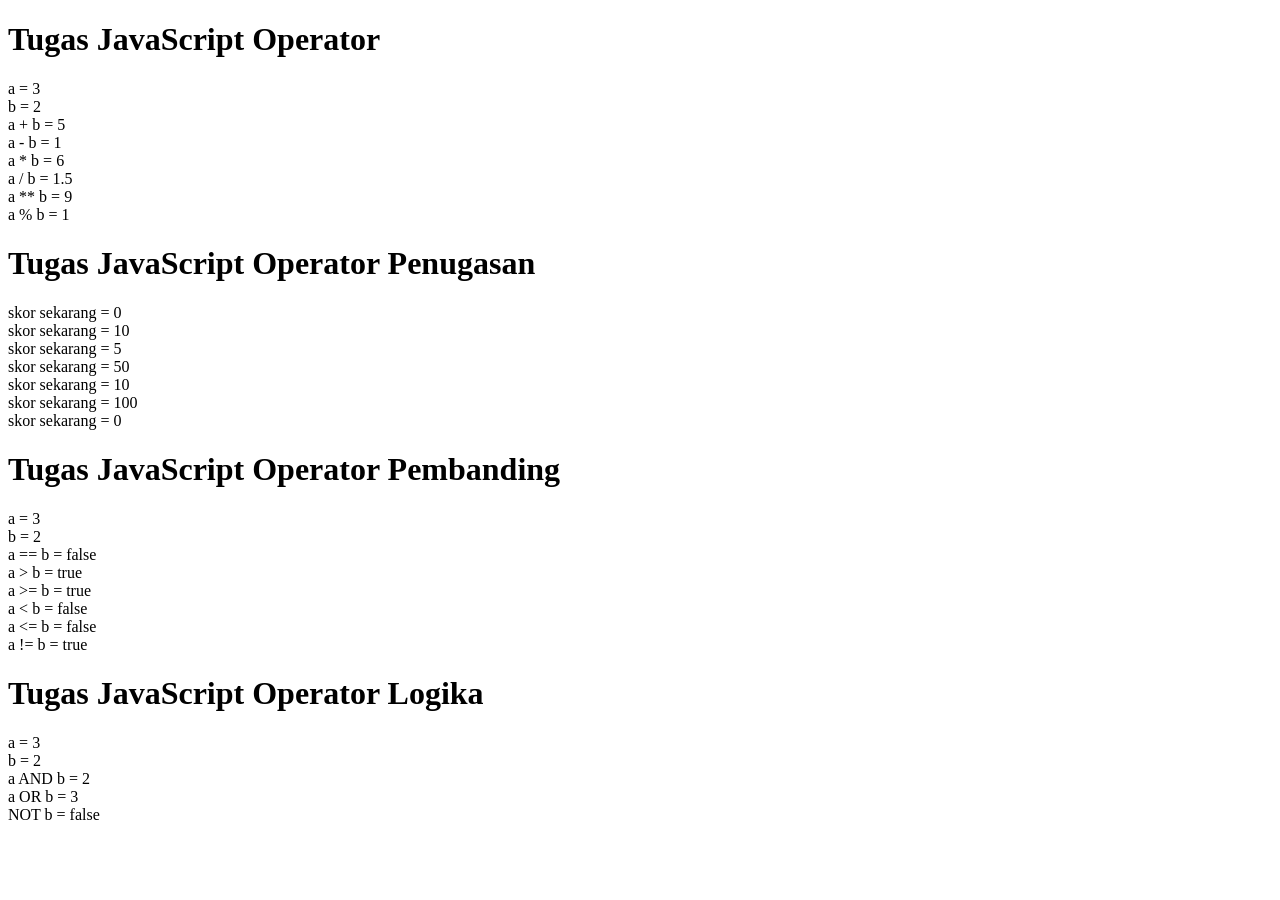
<file: web-js/tugas-4-js.html>
<!DOCTYPE html>
<html>
<head>
    <title>Operator Aritmatik</title>
</head>
<body>
  
  <h1>Tugas JavaScript Operator</h1>
    <script type="text/javascript">
        let a = 3;
        document.write('a = '+a+'<br>');
        let b = 2;
        document.write('b = '+b+'<br>');
        let c = 0;
 
        //penjumlahan
        c = a + b;
        document.write('a + b = '+c+'<br>');
 
        //pengurangan
        c = a - b;
        document.write('a - b = '+c+'<br>');
 
        //perkalian
        c = a * b;
        document.write('a * b = '+c+'<br>');
 
        //pembagian
        c = a / b;
        document.write('a / b = '+c+'<br>');
 
        //pemangkatan
        c = a ** b;
        document.write('a ** b = '+c+'<br>');
 
        //sisa bagi
        c = a % b;
        document.write('a % b = '+c+'<br>');
 
    </script>

  <h1>Tugas JavaScript Operator Penugasan</h1>
  
    <script type="text/javascript">
        let skor = 0;
        document.write('skor sekarang = '+skor+'<br>');
 
        //penambahan
        skor +=10;
        document.write('skor sekarang = '+skor+'<br>');
 
        //pengurangan
        skor -=5;
        document.write('skor sekarang = '+skor+'<br>');
 
        //perkalian
        skor *=10;
        document.write('skor sekarang = '+skor+'<br>');
 
        //pembagian
        skor /=5;
        document.write('skor sekarang = '+skor+'<br>');
 
        //pemangkatan
        skor **=2;
        document.write('skor sekarang = '+skor+'<br>');
 
        //sisa bagi
        skor %=2;
        document.write('skor sekarang = '+skor+'<br>');
 
    </script>
  

  <h1>Tugas JavaScript Operator Pembanding</h1>
  
    <script type="text/javascript">
      
        document.write('a = '+a+'<br>');
        document.write('b = '+b+'<br>');
 
        //sama dengan
        c = a == b;
        document.write('a == b = '+c+'<br>');
 
        //lebih besar
        c = a > b;
        document.write('a > b = '+c+'<br>');
 
        //lebih besar sama dengan
        c = a >= b;
        document.write('a >= b = '+c+'<br>');
 
        //kurang dari
        c = a < b;
        document.write('a < b = '+c+'<br>');
 
        //kurang dari sama dengan
        c = a <= b;
        document.write('a <= b = '+c+'<br>');
 
        //tidak sama dengan
        c = a != b;
        document.write('a != b = '+c+'<br>');
 
    </script>

   <h1>Tugas JavaScript Operator Logika</h1>
  
    <script type="text/javascript">
      
        document.write('a = '+a+'<br>');
        document.write('b = '+b+'<br>');
 
        //AND
        c = a && b;
        document.write('a AND b = '+c+'<br>');
 
        //OR
        c = a || b;
        document.write('a OR b = '+c+'<br>');
 
        //NOT
        c = !b;
        document.write('NOT b = '+c+'<br>');
 
    </script>
 
</body>
</html>
</file>
<file: apps-dom/css/style.css>
/* ===== Background ===== */
html {
  min-height: 100%;
}

body {
  min-height: 100vh;
  min-height: 100dvh;                 
  background-color: #0a3d91;          
  background-image: url("../img/background.jpg");
  background-size: cover;             
  background-position: center;
  background-repeat: no-repeat;
  background-attachment: fixed;       
}

/* Background fixed */
@media (max-width: 991.98px) {
  body {
    background-attachment: scroll;
  }
}

/* ===== Kartu ===== */
.todo-card {
  background: rgba(255, 255, 255, 0.93);
  border: 0;
  border-radius: 1rem;
}

/* Judul */
.todo-card h1 {
  font-size: clamp(1.5rem, 4vw, 2.25rem);
}

/* ===== Daftar barang ===== */
.list-group-item {
  flex-wrap: wrap;                    /* tombol turun ke bawah jika layar sempit */
  padding: 0.85rem 1rem;
}

.teks-barang {
  flex: 1 1 10rem;
  min-width: 0;
  font-size: 1.05rem;
  word-break: break-word;
}

/* Barang yang sudah dicentang (dipakai jika fitur centang ditambahkan) */
.selesai .teks-barang {
  text-decoration: line-through;
  color: #6c757d;
}

/* Bagian layar */
@media (min-width: 1200px) {
  .todo-card {
    margin-top: 2rem;
  }
}
</file>
<file: tugas2/styles/style.css>
@import url('https://fonts.googleapis.com/css2?family=Source+Serif+4:opsz,wght@8..60,400;8..60,600;8..60,700&family=Inter:wght@400;500;600&display=swap');

:root {
  --bg: #0D1117;
  --surface: #161B22;
  --surface-2: #21262D;
  --text: #C9D1D9;
  --text-muted: #8B949E;
  --border: #30363D;
  --accent: #58A6FF;
  --accent-2: #FFFFFF;
  --max-width: 1040px;
}

* {
  box-sizing: border-box;
}

html {
  scroll-behavior: smooth;
}

body {
  margin: 0;
  background: var(--bg);
  color: var(--text);
  font-family: 'Inter', sans-serif;
  line-height: 1.6;
}

h1, h2, h3 {
  font-family: 'Source Serif 4', serif;
  line-height: 1.2;
  margin: 0 0 0.5em 0;
  color: #F0F6FC;
}

p {
  margin: 0 0 1em 0;
}

a {
  color: var(--accent);
  text-decoration: none;
}

a:hover,
a:focus-visible {
  text-decoration: underline;
}

a:focus-visible,
button:focus-visible {
  outline: 2px solid var(--accent);
  outline-offset: 3px;
}

img {
  max-width: 100%;
  display: block;
}

.wrap {
  max-width: var(--max-width);
  margin: 0 auto;
  padding: 0 24px;
}

/* ===== Header & Nav (flexbox) ===== */

header {
  background: var(--surface);
  color: var(--text);
  border-bottom: 1px solid var(--border);
}

.header-inner {
  display: flex;
  flex-direction: column;
  gap: 4px;
  padding: 32px 24px 20px;
  max-width: var(--max-width);
  margin: 0 auto;
}

.site-title {
  font-size: 2rem;
  color: #F0F6FC;
}

.site-tagline {
  margin: 0;
  color: var(--text-muted);
  font-size: 0.95rem;
}

nav {
  background: var(--surface-2);
  border-top: 1px solid var(--border);
}

nav .wrap {
  display: flex;
  flex-wrap: wrap;
  gap: 4px;
}

nav a {
  display: inline-block;
  padding: 14px 16px;
  color: var(--text);
  font-weight: 500;
  font-size: 0.95rem;
}

nav a:hover,
nav a:focus-visible {
  background: rgba(240,246,252,0.06);
  text-decoration: none;
}

nav a.profil-link {
  margin-left: auto;
  color: var(--accent-2);
}

/* ===== Page layout (flexbox, no float) ===== */

.page {
  display: flex;
  flex-wrap: wrap;
  gap: 40px;
  max-width: var(--max-width);
  margin: 0 auto;
  padding: 40px 24px 64px;
  align-items: flex-start;
}

#content {
  flex: 3 1 480px;
  min-width: 0;
}

aside {
  flex: 1 1 260px;
  background: var(--surface);
  border: 1px solid var(--border);
  border-radius: 6px;
  padding: 28px;
}

/* ===== Articles ===== */

article {
  border-bottom: 1px solid var(--border);
  padding-bottom: 32px;
  margin-bottom: 32px;
}

article:last-child {
  border-bottom: none;
  margin-bottom: 0;
}

article .meta {
  display: flex;
  gap: 12px;
  color: var(--text-muted);
  font-size: 0.85rem;
  margin-bottom: 8px;
}

article h2 {
  font-size: 1.5rem;
}

article h2 a {
  color: #F0F6FC;
}

article h2 a:hover,
article h2 a:focus-visible {
  color: var(--accent);
}

/* ===== Aside / profile card ===== */

aside h2 {
  font-size: 1.15rem;
  margin-bottom: 16px;
}

.profile-photo {
  width: 140px;
  height: 140px;
  border-radius: 50%;
  overflow: hidden;
  margin: 0 auto 20px;
  border: 3px solid var(--accent-2);
}

.profile-photo img {
  width: 100%;
  height: 100%;
  object-fit: cover;
}

aside .name {
  text-align: center;
  font-weight: 600;
  color: #F0F6FC;
  margin-bottom: 4px;
}

aside .role {
  text-align: center;
  color: var(--text-muted);
  font-size: 0.9rem;
  margin-bottom: 16px;
}

aside .bio {
  font-size: 0.95rem;
}

.skills {
  display: flex;
  flex-wrap: wrap;
  gap: 8px;
  list-style: none;
  margin: 0;
  padding: 0;
}

.skills li {
  background: var(--surface-2);
  border: 1px solid var(--border);
  color: var(--text);
  border-radius: 999px;
  padding: 4px 12px;
  font-size: 0.8rem;
}

/* ===== Footer (flexbox) ===== */

footer {
  background: var(--surface);
  color: var(--text-muted);
  border-top: 1px solid var(--border);
}

.footer-inner {
  display: flex;
  flex-wrap: wrap;
  justify-content: space-between;
  gap: 16px;
  max-width: var(--max-width);
  margin: 0 auto;
  padding: 28px 24px;
  font-size: 0.9rem;
}

.footer-inner a {
  color: var(--accent);
}

/* ===== Responsive ===== */

@media (max-width: 680px) {
  .site-title {
    font-size: 1.6rem;
  }

  nav a.profil-link {
    margin-left: 0;
  }

  .page {
    padding-top: 28px;
  }
}
</file>
<file: web-css/css/style.css>
/* untuk body gunakan warna abu abu ukuran font 16 arial sans serif */
body{
    background-color: gray;
    font-size: 16px;
    font-family: Arial, sans-serif;
    margin: 0;
    padding: 20px 0;
}

/* container: putih, lebar 800px, margin auto */
.container{
    background-color: white;
    width: 800px;
    margin: auto;
}

/* header: padding atas, kanan, kiri 20px */
.header{
    padding-top: 20px;
    padding-right: 20px;
    padding-left: 20px;
}
.header .judul{
    margin: 0;
    color: #111;
}

/* navigasi */
.nav{
    margin: 0;
    padding: 0 20px 20px 20px;
    list-style: none;
}
.nav li{
    display: inline-block;
    margin-right: 10px;
    margin-top: 20px;
}

/* menghilangkan garis bawah link */
.nav li a{
    text-decoration: none;
    color: navy;
    padding: 5px 8px;
}

/* ketika navigasi disorot mouse */
.nav li a:hover{
    background-color: navy;
    color: white;
}

/* banner: gambar tampil penuh, tidak terpotong */
.banner{
    width: 800px;
    margin: auto;
    background-color: white;
    border-top: 5px solid navy;
    border-bottom: 5px solid skyblue;
    box-sizing: border-box;
}
.banner img{
    display: block;
    width: auto;
    max-width: 100%;
    height: 250px;
    margin: 0 auto;
}

/* isi: background putih, teks gelap agar kontras */
.isi{
    background-color: white;
    color: #111;
    width: 800px;
    margin: auto;
    padding: 20px;
    box-sizing: border-box;
}
.isi h2{
    font-size: 30px;
    font-weight: bold;
    margin-top: 0;
    margin-bottom: 10px;
}
.isi .penulis{
    font-size: 16px;
    color: blue;
    line-height: 1.5;
    margin-bottom: 20px;
}
.isi p{
    font-size: 16px;
    line-height: 1.5;
    margin-bottom: 20px;
}

/* footer */
.footer{
    background-color: navy;
    color: white;
    width: 800px;
    margin: auto;
    padding: 20px;
    text-align: center;
    box-sizing: border-box;
}
.footer .copyright{
    font-size: 14px;
    margin: 0;
    color: white;
}
</file>
<file: tugas4/css/style.css>
/* membuat elemn h1 berwarna merah */
h1 {
    color: blueviolet;
    font-size: 30px;
}
</file>
